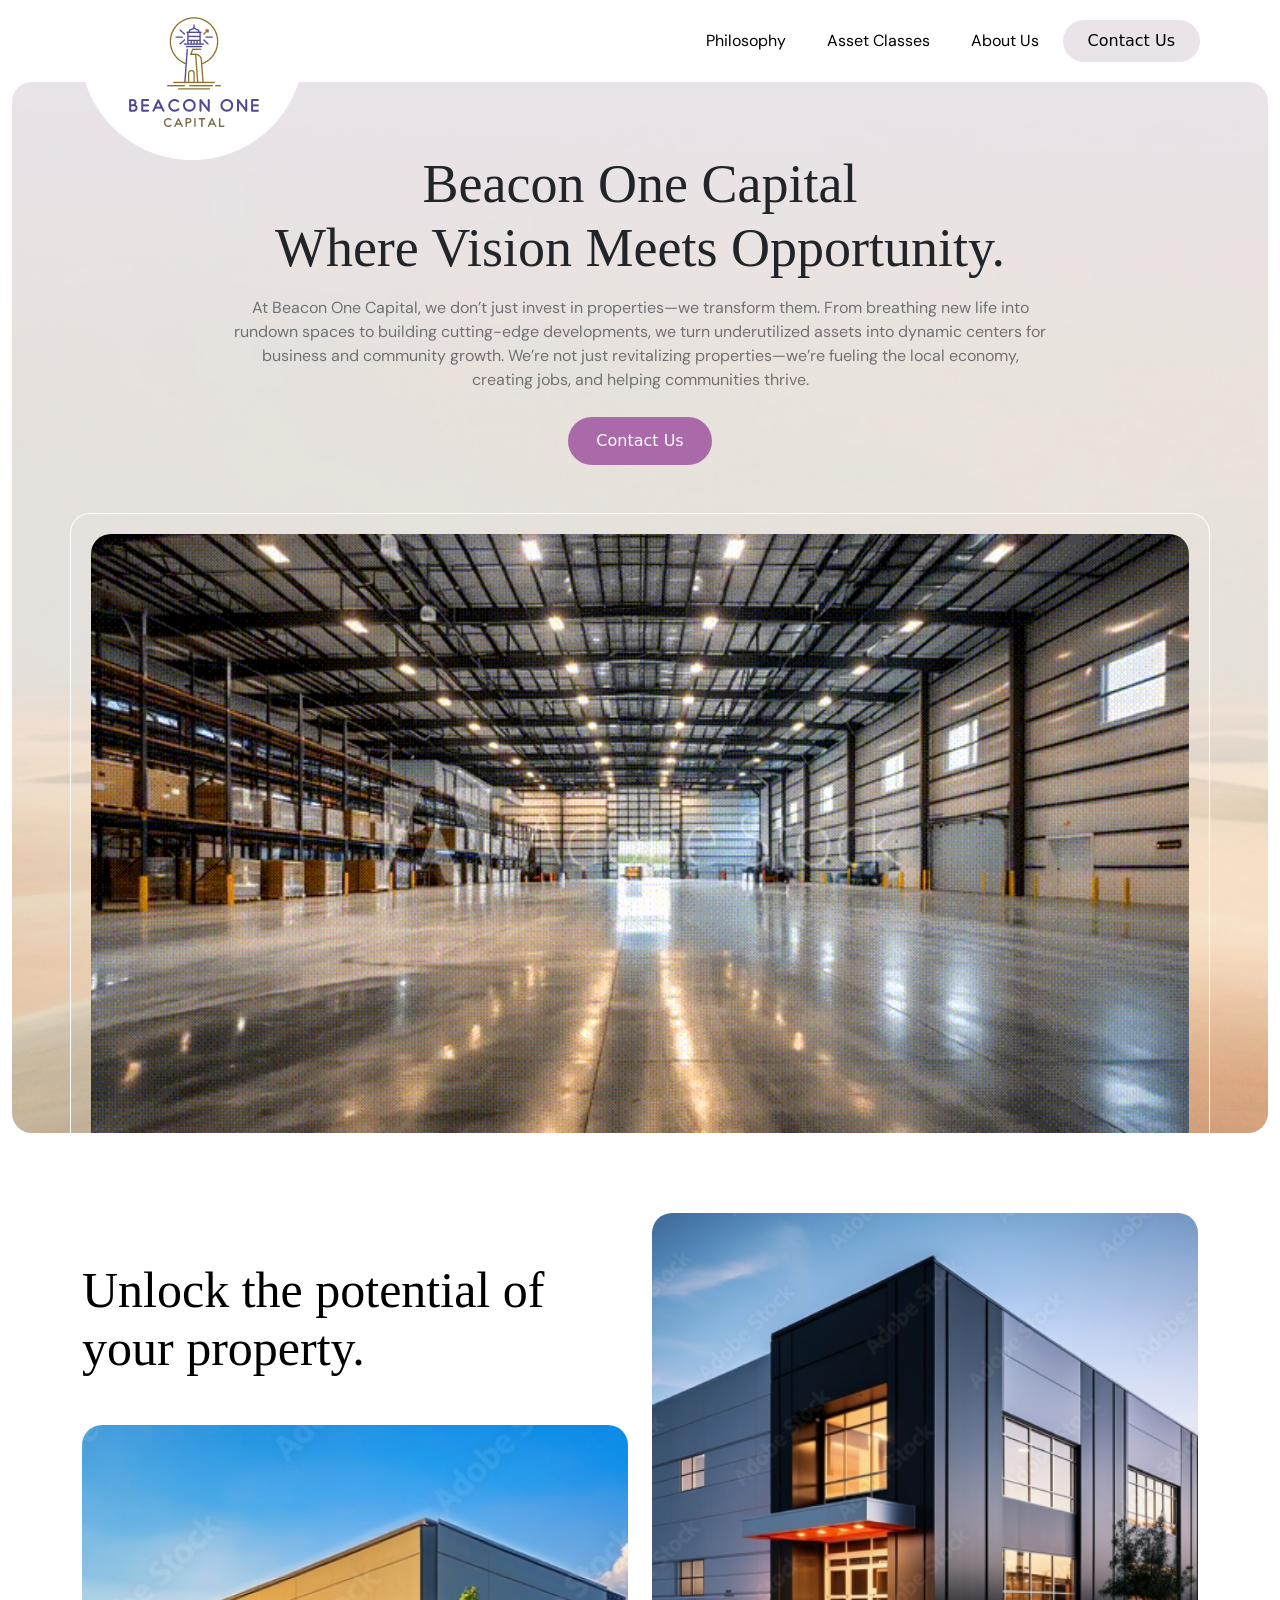
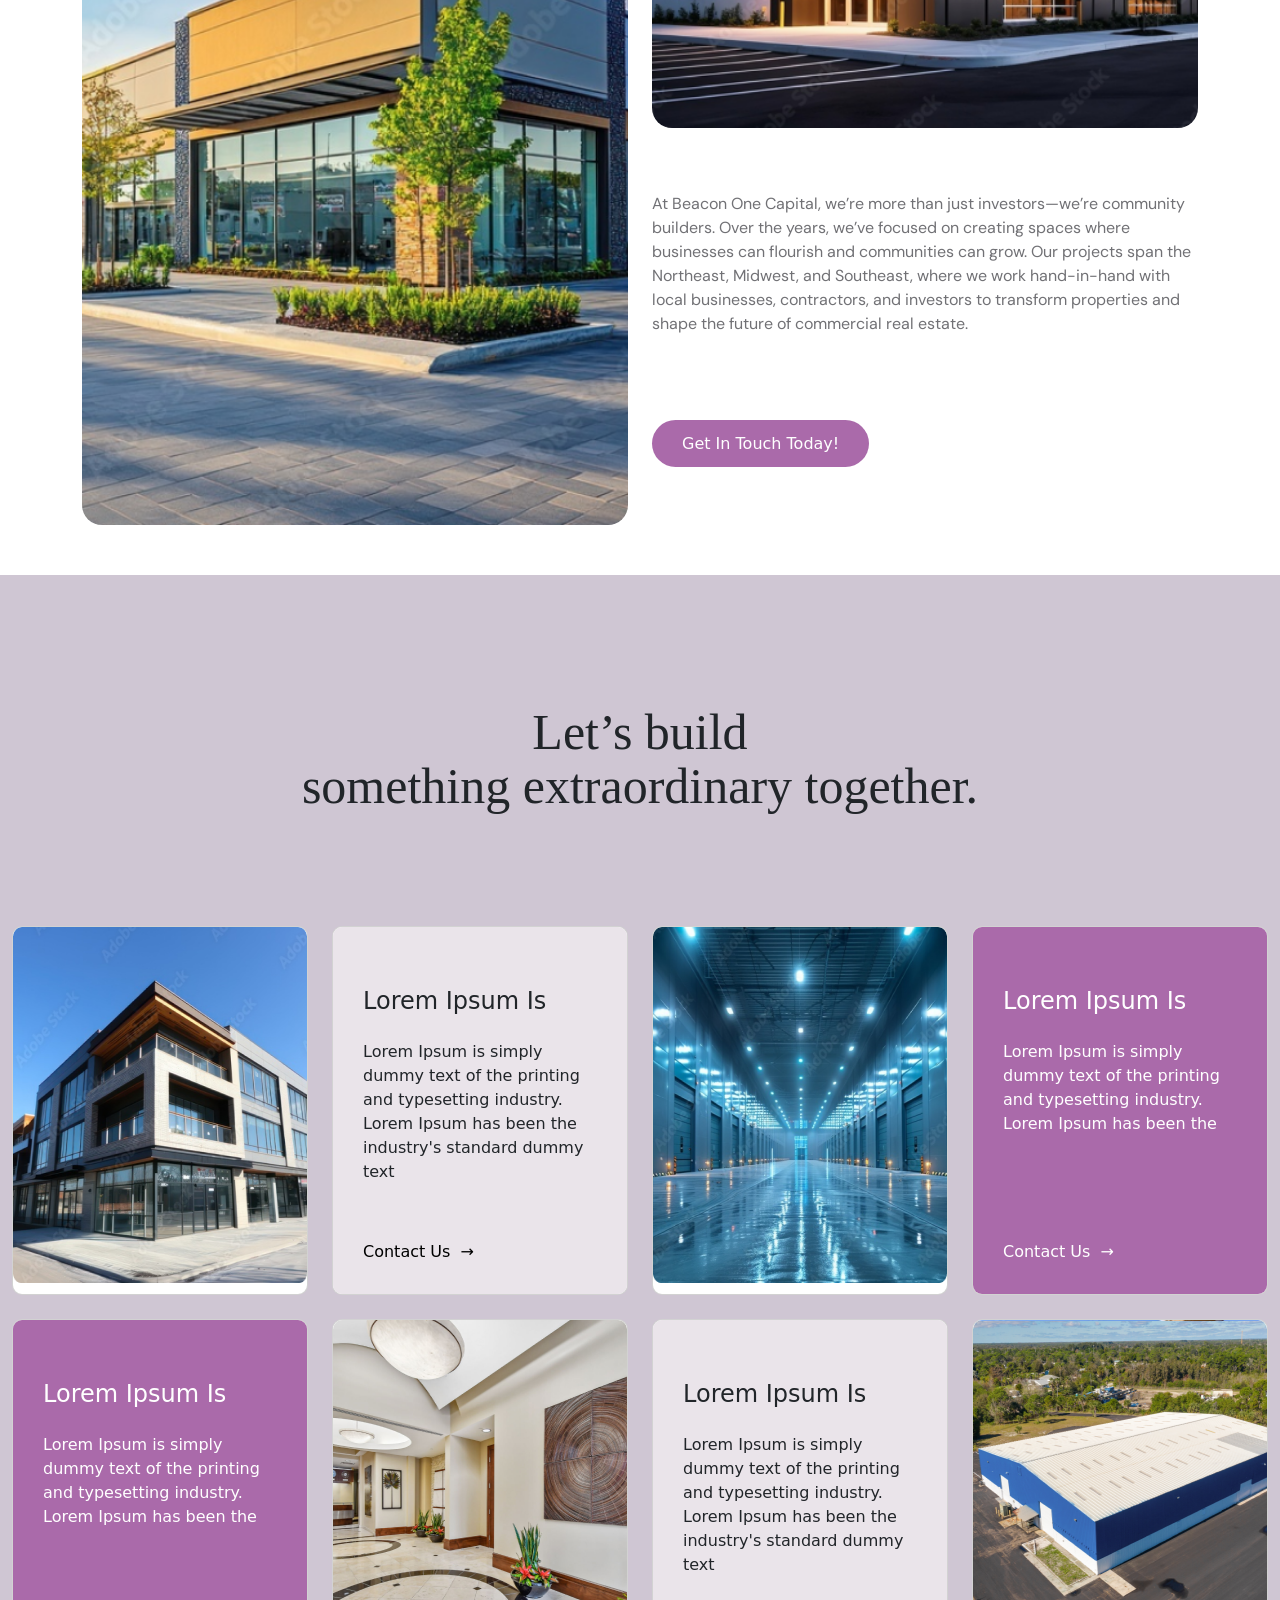
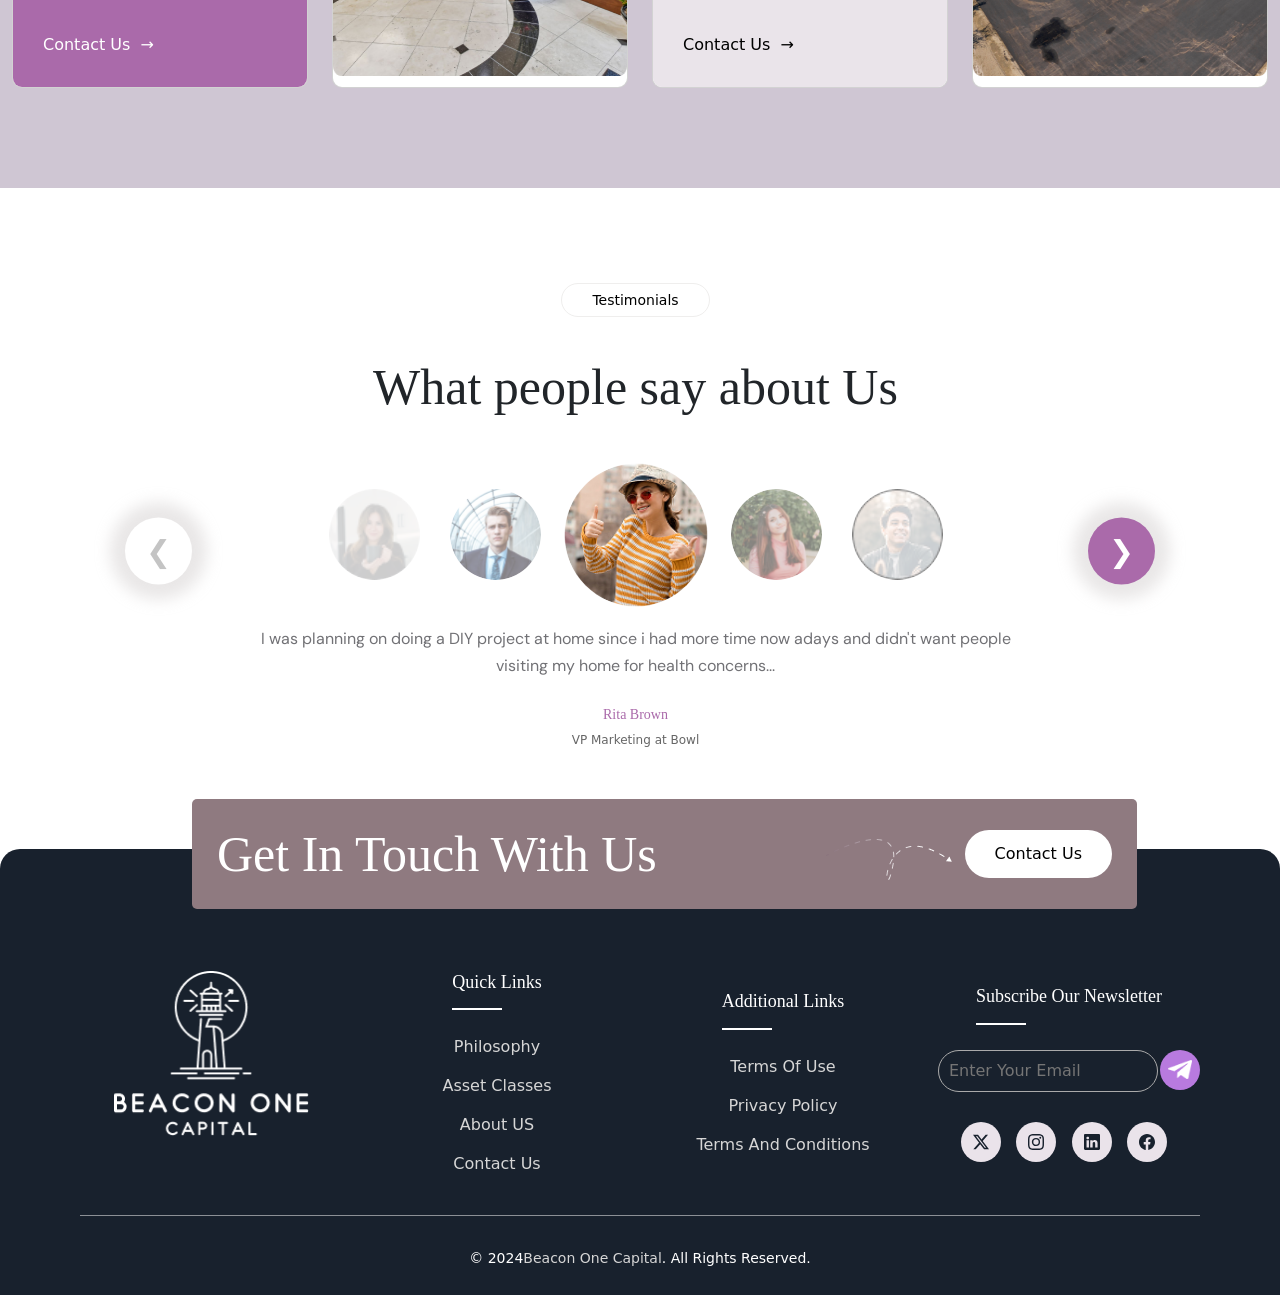
<file: index.html>
<!doctype html>
<html lang="en">
  <head>
    <meta charset="UTF-8" />
    <title>Beacon One Capital</title>
    <meta name="viewport" content="width=device-width, initial-scale=1" />
    <link rel="stylesheet" href="style.css" />
    <!-- Bootstrap 5 CSS -->
    <link
      href="https://cdn.jsdelivr.net/npm/bootstrap@5.3.2/dist/css/bootstrap.min.css"
      rel="stylesheet"
    />

    <!-- Google Font (Elegant serif style similar to screenshot) -->
  </head>

  <body>
    <!-- Navbar -->
    <header>
      <nav class="navbar navbar-expand-lg bg-transparent">
        <div class="container custom_contener hero_area">
          <a class="navbar-brand" href="index.html">
            <img src="img/logo.png" alt="logo" loading="lazy" />
          </a>

          <button
            class="navbar-toggler"
            type="button"
            data-bs-toggle="collapse"
            data-bs-target="#navbarNav"
          >
            <span class="navbar-toggler-icon"></span>
          </button>

          <div
            class="collapse navbar-collapse justify-content-end"
            id="navbarNav"
          >
            <ul class="navbar-nav align-items-center">
              <li class="nav-item">
                <a class="nav-link" href="Philosophy.html">Philosophy</a>
              </li>
              <li class="nav-item">
                <a class="nav-link" href="Asset Classes.html">Asset Classes</a>
              </li>
              <li class="nav-item">
                <a class="nav-link" href="#">About Us</a>
              </li>
              <li class="nav-item ms-3">
                <a class="btn_contact" href="#">Contact Us</a>
              </li>
            </ul>
          </div>
        </div>
      </nav>
    </header>

    <!-- Hero Section -->
    <section class="hero">
      <div class="container custom_contener">
        <div class="banner">
          <h1 class="mb-3">
            Beacon One Capital <br />
            Where Vision Meets Opportunity.
          </h1>

          <p>
            At Beacon One Capital, we don’t just invest in properties—we
            transform them. From breathing new life into rundown spaces to
            building cutting-edge developments, we turn underutilized assets
            into dynamic centers for business and community growth. We’re not
            just revitalizing properties—we’re fueling the local economy,
            creating jobs, and helping communities thrive.
          </p>

          <a href="#" class="btn btn-primary">Contact Us</a>
          <div class="gif mt-5">
            <img
              class="gif_banner"
              src="img/video_banner.gif"
              alt="gif"
              loading="lazy"
            />
          </div>
        </div>
      </div>
    </section>
    <!--about us-->
    <section class="about_us">
      <div class="container">
        <div class="row">
          <!-- LEFT COLUMN -->
          <div class="col-lg-6 mb-5 mb-lg-0">
            <h1 class="main-heading mb-5 mt-5">
              Unlock the potential of your property.
            </h1>

            <div class="rounded-img">
              <img src="img/about1.png" alt="Commercial Building" />
            </div>
          </div>

          <!-- RIGHT COLUMN -->
          <div class="col-lg-6">
            <div class="rounded-img mb-5">
              <img src="img/about2.png" alt="Office Building" />
            </div>

            <p class="content-text">
              At Beacon One Capital, we’re more than just investors—we’re
              community builders. Over the years, we’ve focused on creating
              spaces where businesses can flourish and communities can grow. Our
              projects span the Northeast, Midwest, and Southeast, where we work
              hand-in-hand with local businesses, contractors, and investors to
              transform properties and shape the future of commercial real
              estate.
            </p>

            <a href="#" class="btn-custom mt-4"> Get In Touch Today! </a>
          </div>
        </div>
      </div>
    </section>
    <!------------------cird------------------>
    <section class="cird">
      <div class="container custom_contener align-items-center">
        <!-- Title -->
        <div class="section-title">
          <h1>
            Let’s build <br />
            something extraordinary together.
          </h1>
        </div>

        <!-- Grid -->
        <div class="row g-4">
          <!-- Image Card -->
          <div class="col-md-6 col-lg-3 d-flex justify-content-center">
            <div class="card card-custom">
              <img src="img/cird1.png" class="card-img-top" alt="" />
            </div>
          </div>

          <!-- Text Card Light -->
          <div class="col-md-6 col-lg-3 d-flex justify-content-center">
            <div class="card card-custom">
              <div class="card-body cird_body_1">
                <div>
                  <h4 class="mb-4">Lorem Ipsum Is</h4>
                  <p>
                    Lorem Ipsum is simply dummy text of the printing and
                    typesetting industry. Lorem Ipsum has been the industry's
                    standard dummy text
                  </p>
                </div>
                <a href="#" class="contact-link">Contact Us <span>→</span></a>
              </div>
            </div>
          </div>

          <!-- Image Card -->
          <div class="col-md-6 col-lg-3 d-flex justify-content-center">
            <div class="card card-custom">
              <img src="img/cird2.png" class="card-img-top" alt="" />
            </div>
          </div>

          <!-- Purple Card -->
          <div class="col-md-6 col-lg-3 d-flex justify-content-center">
            <div class="card card-custom">
              <div class="card-body cird_body_2">
                <div>
                  <h4 class="mb-4">Lorem Ipsum Is</h4>
                  <p>
                    Lorem Ipsum is simply dummy text of the printing and
                    typesetting industry. Lorem Ipsum has been the
                  </p>
                </div>
                <a href="#" class="contact-link">Contact Us <span>→</span></a>
              </div>
            </div>
          </div>

          <!-- Purple Card -->
          <div class="col-md-6 col-lg-3 d-flex justify-content-center">
            <div class="card card-custom card-purple h-100">
              <div class="card-body cird_body_2">
                <div>
                  <h4 class="mb-4">Lorem Ipsum Is</h4>
                  <p>
                    Lorem Ipsum is simply dummy text of the printing and
                    typesetting industry. Lorem Ipsum has been the
                  </p>
                </div>
                <a href="#" class="contact-link">Contact Us <span>→</span></a>
              </div>
            </div>
          </div>

          <!-- Image Card -->
          <div class="col-md-6 col-lg-3 d-flex justify-content-center">
            <div class="card card-custom">
              <img src="img/cird3.png" class="card-img-top" alt="" />
            </div>
          </div>

          <!-- Text Card Light -->
          <div class="col-md-6 col-lg-3 d-flex justify-content-center">
            <div class="card card-custom">
              <div class="card-body cird_body_1">
                <div>
                  <h4 class="mb-4">Lorem Ipsum Is</h4>
                  <p>
                    Lorem Ipsum is simply dummy text of the printing and
                    typesetting industry. Lorem Ipsum has been the industry's
                    standard dummy text
                  </p>
                </div>
                <a href="#" class="contact-link">Contact Us <span>→</span></a>
              </div>
            </div>
          </div>

          <!-- Image Card -->
          <div class="col-md-6 col-lg-3 d-flex justify-content-center">
            <div class="card card-custom">
              <img src="img/cird4.png" class="card-img-top" alt="" />
            </div>
          </div>
        </div>
      </div>
    </section>
    <!---------------------------------->
    <!-----------------testimonial------------>
    <!----------------------------------->
    <section class="testimonial-section">
      <div class="container">
        <div class="testimonial_contend">
          <span class="badge-custom">Testimonials</span>
          <h2 class="testimonial_title pt-5 pb-5">What people say about Us</h2>

          <!-- Arrows -->
          <button class="arrow-btn arrow-left" onclick="prevSlide()">
            &#10094;
          </button>
          <button class="arrow-btn arrow-right" onclick="nextSlide()">
            &#10095;
          </button>

          <!-- Images -->
          <div class="testimonial-images">
            <img src="img/testimonial5.png" onclick="setSlide(0)" />
            <img src="img/testimonial4.png" onclick="setSlide(1)" />
            <img
              src="img/testimonial1.png"
              class="active"
              onclick="setSlide(2)"
            />
            <img src="img/testimonial2.png" onclick="setSlide(3)" />
            <img src="img/testimonial3.png" onclick="setSlide(4)" />
          </div>

          <!-- Text -->
          <div class="testimonial-text" id="testimonialText">
            I was planning on doing a DIY project at home since i had more time
            now adays and didn't want people visiting my home for health
            concerns...
          </div>

          <div class="testimonial-name" id="testimonialName">Rita Brown</div>
          <div class="testimonial-role" id="testimonialRole">
            VP Marketing at Bowl
          </div>
        </div>
      </div>
    </section>
    <!--------------------------------->
    <!--------------------footer------------------->
    <!------------------------------------->
    <footer class="footer">
        <div class="cta-wrapper">
    <div class="cta-box">
        <h2>Get In Touch With Us</h2>
        <a href="#" id="cta-btn">Contact Us</a>
    </div>
</div>
      <div class="container custom_contener hero_area">
        <div class="row">
          <!-- Logo -->
          <div class="col-lg-3 mb-4 d-flex justify-content-center">
            <div class="logo-text">
              <img src="img/footer_icon.png" alt="footer" class="footer_logo" />
            </div>
          </div>

          <!-- Quick Links -->
          <div class="col-lg-3 mb-4 d-flex justify-content-center flex-column align-items-center">
            <p>Quick Links</p>
            <a href="#">Philosophy</a>
            <a href="#">Asset Classes</a>
            <a href="#">About US</a>
            <a href="#">Contact Us</a>
          </div>

          <!-- Additional Links -->
          <div class="col-lg-3 mb-4 d-flex justify-content-center flex-column align-items-center">
            <p>Additional Links</p>
            <a href="#">Terms Of Use</a>
            <a href="#">Privacy Policy</a>
            <a href="#">Terms And Conditions</a>
          </div>

          <!-- Newsletter -->
          <div class="col-lg-3 mb-4 d-flex justify-content-center flex-column align-items-center">
            <p>Subscribe Our Newsletter</p>

            <div class="newsletter-input">
              <input type="email" placeholder="Enter Your Email" />
              <button>
                <img src="img/sent.png" alt="send" class="send" />
              </button>
            </div>

            <div class="social-icons">
              <a href="#"
                ><svg
                  xmlns="http://www.w3.org/2000/svg"
                  width="16"
                  height="16"
                  fill="currentColor"
                  class="bi bi-twitter-x"
                  viewBox="0 0 16 16"
                >
                  <path
                    d="M12.6.75h2.454l-5.36 6.142L16 15.25h-4.937l-3.867-5.07-4.425 5.07H.316l5.733-6.57L0 .75h5.063l3.495 4.633L12.601.75Zm-.86 13.028h1.36L4.323 2.145H2.865z"
                  /></svg
              ></a>
              <a href="#"
                ><svg
                  xmlns="http://www.w3.org/2000/svg"
                  width="16"
                  height="16"
                  fill="currentColor"
                  class="bi bi-instagram"
                  viewBox="0 0 16 16"
                >
                  <path
                    d="M8 0C5.829 0 5.556.01 4.703.048 3.85.088 3.269.222 2.76.42a3.9 3.9 0 0 0-1.417.923A3.9 3.9 0 0 0 .42 2.76C.222 3.268.087 3.85.048 4.7.01 5.555 0 5.827 0 8.001c0 2.172.01 2.444.048 3.297.04.852.174 1.433.372 1.942.205.526.478.972.923 1.417.444.445.89.719 1.416.923.51.198 1.09.333 1.942.372C5.555 15.99 5.827 16 8 16s2.444-.01 3.298-.048c.851-.04 1.434-.174 1.943-.372a3.9 3.9 0 0 0 1.416-.923c.445-.445.718-.891.923-1.417.197-.509.332-1.09.372-1.942C15.99 10.445 16 10.173 16 8s-.01-2.445-.048-3.299c-.04-.851-.175-1.433-.372-1.941a3.9 3.9 0 0 0-.923-1.417A3.9 3.9 0 0 0 13.24.42c-.51-.198-1.092-.333-1.943-.372C10.443.01 10.172 0 7.998 0zm-.717 1.442h.718c2.136 0 2.389.007 3.232.046.78.035 1.204.166 1.486.275.373.145.64.319.92.599s.453.546.598.92c.11.281.24.705.275 1.485.039.843.047 1.096.047 3.231s-.008 2.389-.047 3.232c-.035.78-.166 1.203-.275 1.485a2.5 2.5 0 0 1-.599.919c-.28.28-.546.453-.92.598-.28.11-.704.24-1.485.276-.843.038-1.096.047-3.232.047s-2.39-.009-3.233-.047c-.78-.036-1.203-.166-1.485-.276a2.5 2.5 0 0 1-.92-.598 2.5 2.5 0 0 1-.6-.92c-.109-.281-.24-.705-.275-1.485-.038-.843-.046-1.096-.046-3.233s.008-2.388.046-3.231c.036-.78.166-1.204.276-1.486.145-.373.319-.64.599-.92s.546-.453.92-.598c.282-.11.705-.24 1.485-.276.738-.034 1.024-.044 2.515-.045zm4.988 1.328a.96.96 0 1 0 0 1.92.96.96 0 0 0 0-1.92m-4.27 1.122a4.109 4.109 0 1 0 0 8.217 4.109 4.109 0 0 0 0-8.217m0 1.441a2.667 2.667 0 1 1 0 5.334 2.667 2.667 0 0 1 0-5.334"
                  /></svg
              ></a>
              <a href="#"
                ><svg
                  xmlns="http://www.w3.org/2000/svg"
                  width="16"
                  height="16"
                  fill="currentColor"
                  class="bi bi-linkedin"
                  viewBox="0 0 16 16"
                >
                  <path
                    d="M0 1.146C0 .513.526 0 1.175 0h13.65C15.474 0 16 .513 16 1.146v13.708c0 .633-.526 1.146-1.175 1.146H1.175C.526 16 0 15.487 0 14.854zm4.943 12.248V6.169H2.542v7.225zm-1.2-8.212c.837 0 1.358-.554 1.358-1.248-.015-.709-.52-1.248-1.342-1.248S2.4 3.226 2.4 3.934c0 .694.521 1.248 1.327 1.248zm4.908 8.212V9.359c0-.216.016-.432.08-.586.173-.431.568-.878 1.232-.878.869 0 1.216.662 1.216 1.634v3.865h2.401V9.25c0-2.22-1.184-3.252-2.764-3.252-1.274 0-1.845.7-2.165 1.193v.025h-.016l.016-.025V6.169h-2.4c.03.678 0 7.225 0 7.225z"
                  /></svg
              ></a>
              <a href="#"
                ><svg
                  xmlns="http://www.w3.org/2000/svg"
                  width="16"
                  height="16"
                  fill="currentColor"
                  class="bi bi-facebook"
                  viewBox="0 0 16 16"
                >
                  <path
                    d="M16 8.049c0-4.446-3.582-8.05-8-8.05C3.58 0-.002 3.603-.002 8.05c0 4.017 2.926 7.347 6.75 7.951v-5.625h-2.03V8.05H6.75V6.275c0-2.017 1.195-3.131 3.022-3.131.876 0 1.791.157 1.791.157v1.98h-1.009c-.993 0-1.303.621-1.303 1.258v1.51h2.218l-.354 2.326H9.25V16c3.824-.604 6.75-3.934 6.75-7.951"
                  /></svg
              ></a>
            </div>
          </div>
        </div>

        <div class="footer-bottom">
          © 2024 <a href="#"> Beacon One Capital</a>. All Rights Reserved.
        </div>
      </div>
    </footer>
    <!-- Bootstrap JS -->
    <script src="https://cdn.jsdelivr.net/npm/bootstrap@5.3.2/dist/js/bootstrap.bundle.min.js"></script>
    <script>
      const testimonials = [
        {
          text: "I was planning on doing a DIY project at home since i had more time now adays and didn't want people visiting my home for health concerns. C-Line experts ordered the materials, walked my step by step on what to do. whenever i got stuck, i just did the Quick call and an expert helped me solve that issue in minutes! I saved $2400 on my project and learned a new skill!",
          name: "Emma Watson",
          role: "Interior Designer",
        },
        {
          text: "I was planning on doing a DIY project at home since i had more time now adays and didn't want people visiting my home for health concerns. C-Line experts ordered the materials, walked my step by step on what to do. whenever i got stuck, i just did the Quick call and an expert helped me solve that issue in minutes! I saved $2400 on my project and learned a new skill!",
          name: "John Carter",
          role: "Architect",
        },
        {
          text: "I was planning on doing a DIY project at home since i had more time now adays and didn't want people visiting my home for health concerns. C-Line experts ordered the materials, walked my step by step on what to do. whenever i got stuck, i just did the Quick call and an expert helped me solve that issue in minutes! I saved $2400 on my project and learned a new skill!",
          name: "Rita Brown",
          role: "VP Marketing at Bowl",
        },
        {
          text: "I was planning on doing a DIY project at home since i had more time now adays and didn't want people visiting my home for health concerns. C-Line experts ordered the materials, walked my step by step on what to do. whenever i got stuck, i just did the Quick call and an expert helped me solve that issue in minutes! I saved $2400 on my project and learned a new skill!",
          name: "Sophia Lee",
          role: "Entrepreneur",
        },
        {
          text: "I was planning on doing a DIY project at home since i had more time now adays and didn't want people visiting my home for health concerns. C-Line experts ordered the materials, walked my step by step on what to do. whenever i got stuck, i just did the Quick call and an expert helped me solve that issue in minutes! I saved $2400 on my project and learned a new skill!",
          name: "Daniel Smith",
          role: "Project Manager",
        },
      ];

      let currentIndex = 2;

      const images = document.querySelectorAll(".testimonial-images img");
      const text = document.getElementById("testimonialText");
      const name = document.getElementById("testimonialName");
      const role = document.getElementById("testimonialRole");

      function updateSlider() {
        images.forEach((img) => img.classList.remove("active"));
        images[currentIndex].classList.add("active");

        text.innerText = testimonials[currentIndex].text;
        name.innerText = testimonials[currentIndex].name;
        role.innerText = testimonials[currentIndex].role;
      }

      function nextSlide() {
        currentIndex = (currentIndex + 1) % testimonials.length;
        updateSlider();
      }

      function prevSlide() {
        currentIndex =
          (currentIndex - 1 + testimonials.length) % testimonials.length;
        updateSlider();
      }

      function setSlide(index) {
        currentIndex = index;
        updateSlider();
      }
    </script>
  </body>
</html>
</file>
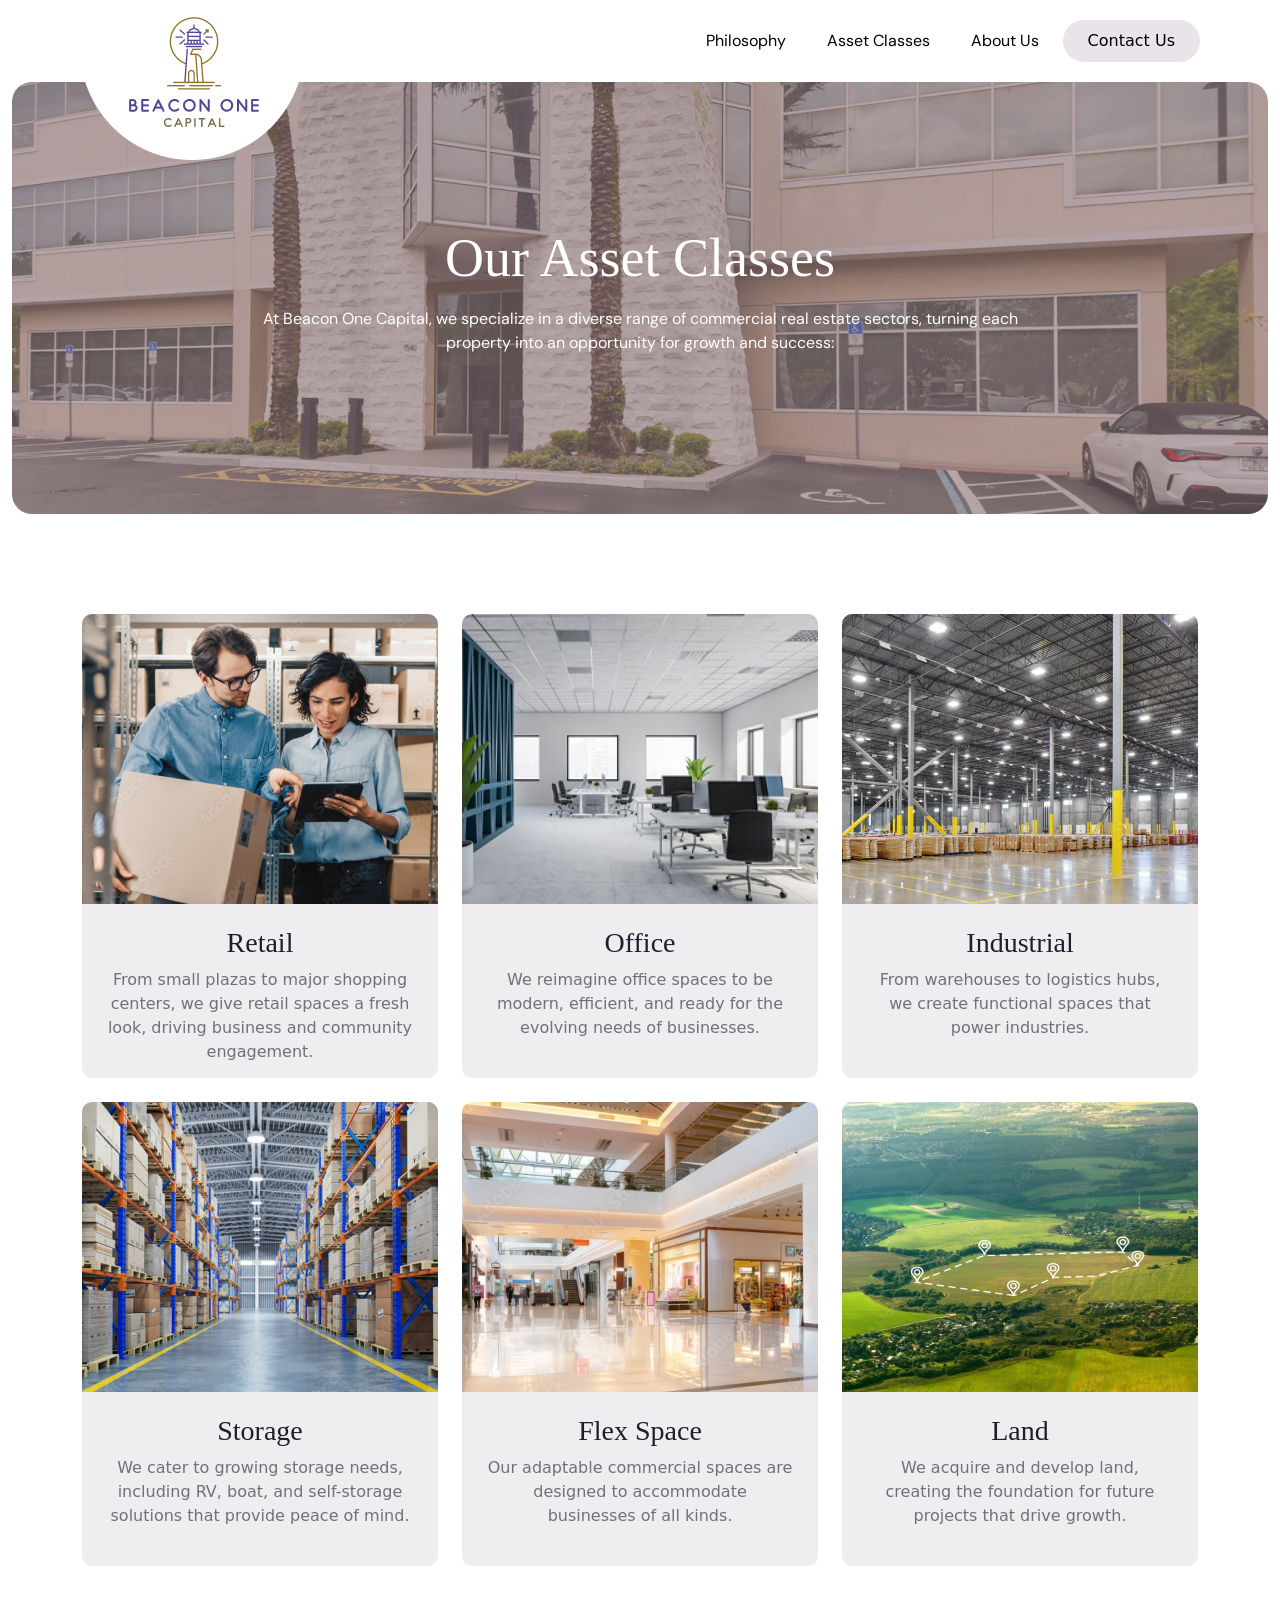
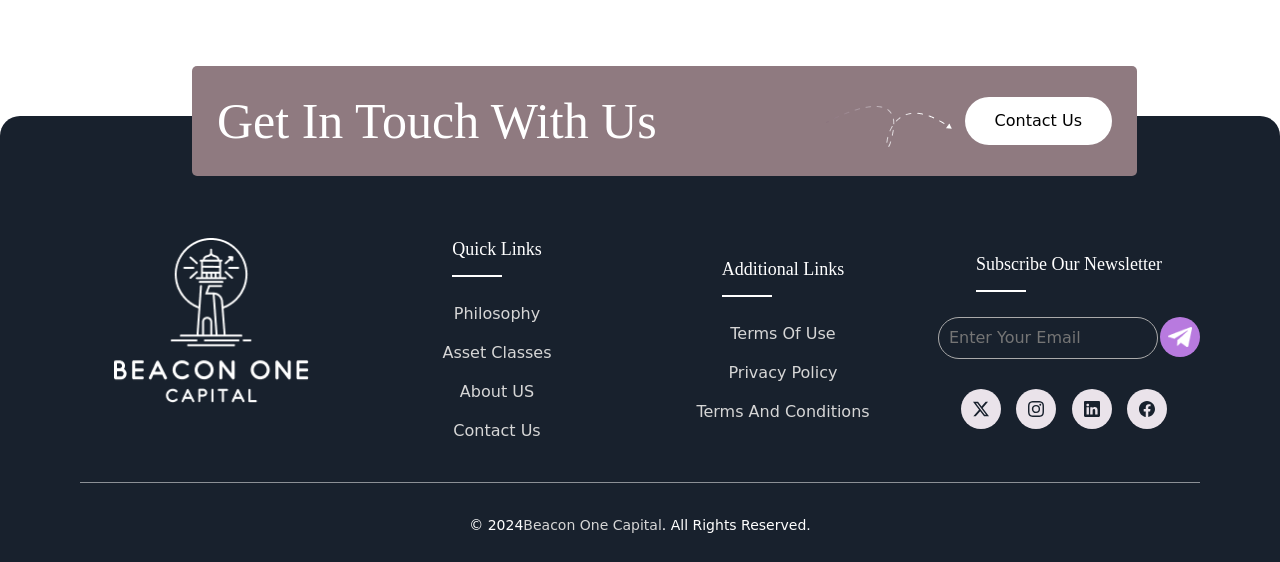
<file: Asset Classes.html>
<!doctype html>
<html lang="en">
  <head>
    <meta charset="UTF-8" />
    <title>Beacon One Capital</title>
    <meta name="viewport" content="width=device-width, initial-scale=1" />
    <link rel="stylesheet" href="style.css" />
    <!-- Bootstrap 5 CSS -->
    <link
      href="https://cdn.jsdelivr.net/npm/bootstrap@5.3.2/dist/css/bootstrap.min.css"
      rel="stylesheet"
    />

    <!-- Google Font (Elegant serif style similar to screenshot) -->
  </head>

  <body>
    <!-- Navbar -->
    <header>
      <nav class="navbar navbar-expand-lg bg-transparent">
        <div class="container custom_contener hero_area">
          <a class="navbar-brand" href="index.html">
            <img src="img/logo.png" alt="logo" loading="lazy" />
          </a>

          <button
            class="navbar-toggler"
            type="button"
            data-bs-toggle="collapse"
            data-bs-target="#navbarNav"
          >
            <span class="navbar-toggler-icon"></span>
          </button>

          <div
            class="collapse navbar-collapse justify-content-end"
            id="navbarNav"
          >
            <ul class="navbar-nav align-items-center">
              <li class="nav-item">
                <a class="nav-link" href="Philosophy.html">Philosophy</a>
              </li>
              <li class="nav-item">
                <a class="nav-link" href="Asset Classes.html">Asset Classes</a>
              </li>
              <li class="nav-item">
                <a class="nav-link" href="#">About Us</a>
              </li>
              <li class="nav-item ms-3">
                <a class="btn_contact" href="#">Contact Us</a>
              </li>
            </ul>
          </div>
        </div>
      </nav>
    </header>

    <!-- Hero Section -->
    <section class="hero">
      <div class="container custom_contener">
        <div class="asset_banner">
          <div class="photoshop_content">
            <h1 class="mb-3">Our Asset Classes</h1>
            <p>
              At Beacon One Capital, we specialize in a diverse range of
              commercial real estate sectors, turning each property into an
              opportunity for growth and success:
            </p>
          </div>
        </div>
      </div>
    </section>
    <!--asset classes cird-->
    <section class="services-section">
      <div class="container">
        <div class="row g-4">
          <!-- Card 1 -->
          <div class="col-lg-4 col-md-6 d-flex justify-content-center">
            <div class="service-card">
              <img src="img/Mask group (4).png" class="img-fluid" />
              <div class="service-content">
                <h4>Retail</h4>
                <p>
                  From small plazas to major shopping centers, we give retail
                  spaces a fresh look, driving business and community
                  engagement.
                </p>
              </div>
            </div>
          </div>

          <!-- Card 2 -->
          <div class="col-lg-4 col-md-6 d-flex justify-content-center">
            <div class="service-card">
              <img src="img/Mask group (5).png" class="img-fluid" />
              <div class="service-content">
                <h4>Office</h4>
                <p>
                  We reimagine office spaces to be modern, efficient, and ready
                  for the evolving needs of businesses.
                </p>
              </div>
            </div>
          </div>

          <!-- Card 3 -->
          <div class="col-lg-4 col-md-6 d-flex justify-content-center">
            <div class="service-card">
              <img src="img/Mask group (6).png" class="img-fluid" />
              <div class="service-content">
                <h4>Industrial</h4>
                <p>
                  From warehouses to logistics hubs, we create functional spaces
                  that power industries.
                </p>
              </div>
            </div>
          </div>

          <!-- Card 4 -->
          <div class="col-lg-4 col-md-6 d-flex justify-content-center">
            <div class="service-card">
              <img src="img/Mask group (7).png" class="img-fluid" />
              <div class="service-content">
                <h4>Storage</h4>
                <p>
                  We cater to growing storage needs, including RV, boat, and
                  self-storage solutions that provide peace of mind.
                </p>
              </div>
            </div>
          </div>

          <!-- Card 5 -->
          <div class="col-lg-4 col-md-6 d-flex justify-content-center">
            <div class="service-card">
              <img src="img/Mask group (8).png" class="img-fluid" />
              <div class="service-content">
                <h4>Flex Space</h4>
                <p>
                  Our adaptable commercial spaces are designed to accommodate
                  businesses of all kinds.
                </p>
              </div>
            </div>
          </div>

          <!-- Card 6 -->
          <div class="col-lg-4 col-md-6 d-flex justify-content-center">
            <div class="service-card">
              <img src="img/Mask group (9).png" class="img-fluid" />
              <div class="service-content">
                <h4>Land</h4>
                <p>
                  We acquire and develop land, creating the foundation for
                  future projects that drive growth.
                </p>
              </div>
            </div>
          </div>
        </div>
      </div>
    </section>
    <!--------------------------------->
    <!--------------------footer------------------->
    <!------------------------------------->
    <footer class="footer">
        <div class="cta-wrapper">
    <div class="cta-box">
        <h2>Get In Touch With Us</h2>
        <a href="#" id="cta-btn">Contact Us</a>
    </div>
</div>
      <div class="container custom_contener hero_area">
        <div class="row">
          <!-- Logo -->
          <div class="col-lg-3 mb-4 d-flex justify-content-center">
            <div class="logo-text">
              <img src="img/footer_icon.png" alt="footer" class="footer_logo" />
            </div>
          </div>

          <!-- Quick Links -->
          <div class="col-lg-3 mb-4 d-flex justify-content-center flex-column align-items-center">
            <p>Quick Links</p>
            <a href="#">Philosophy</a>
            <a href="#">Asset Classes</a>
            <a href="#">About US</a>
            <a href="#">Contact Us</a>
          </div>

          <!-- Additional Links -->
          <div class="col-lg-3 mb-4 d-flex justify-content-center flex-column align-items-center">
            <p>Additional Links</p>
            <a href="#">Terms Of Use</a>
            <a href="#">Privacy Policy</a>
            <a href="#">Terms And Conditions</a>
          </div>

          <!-- Newsletter -->
          <div class="col-lg-3 mb-4 d-flex justify-content-center flex-column align-items-center">
            <p>Subscribe Our Newsletter</p>

            <div class="newsletter-input">
              <input type="email" placeholder="Enter Your Email" />
              <button>
                <img src="img/sent.png" alt="send" class="send" />
              </button>
            </div>

            <div class="social-icons">
              <a href="#"
                ><svg
                  xmlns="http://www.w3.org/2000/svg"
                  width="16"
                  height="16"
                  fill="currentColor"
                  class="bi bi-twitter-x"
                  viewBox="0 0 16 16"
                >
                  <path
                    d="M12.6.75h2.454l-5.36 6.142L16 15.25h-4.937l-3.867-5.07-4.425 5.07H.316l5.733-6.57L0 .75h5.063l3.495 4.633L12.601.75Zm-.86 13.028h1.36L4.323 2.145H2.865z"
                  /></svg
              ></a>
              <a href="#"
                ><svg
                  xmlns="http://www.w3.org/2000/svg"
                  width="16"
                  height="16"
                  fill="currentColor"
                  class="bi bi-instagram"
                  viewBox="0 0 16 16"
                >
                  <path
                    d="M8 0C5.829 0 5.556.01 4.703.048 3.85.088 3.269.222 2.76.42a3.9 3.9 0 0 0-1.417.923A3.9 3.9 0 0 0 .42 2.76C.222 3.268.087 3.85.048 4.7.01 5.555 0 5.827 0 8.001c0 2.172.01 2.444.048 3.297.04.852.174 1.433.372 1.942.205.526.478.972.923 1.417.444.445.89.719 1.416.923.51.198 1.09.333 1.942.372C5.555 15.99 5.827 16 8 16s2.444-.01 3.298-.048c.851-.04 1.434-.174 1.943-.372a3.9 3.9 0 0 0 1.416-.923c.445-.445.718-.891.923-1.417.197-.509.332-1.09.372-1.942C15.99 10.445 16 10.173 16 8s-.01-2.445-.048-3.299c-.04-.851-.175-1.433-.372-1.941a3.9 3.9 0 0 0-.923-1.417A3.9 3.9 0 0 0 13.24.42c-.51-.198-1.092-.333-1.943-.372C10.443.01 10.172 0 7.998 0zm-.717 1.442h.718c2.136 0 2.389.007 3.232.046.78.035 1.204.166 1.486.275.373.145.64.319.92.599s.453.546.598.92c.11.281.24.705.275 1.485.039.843.047 1.096.047 3.231s-.008 2.389-.047 3.232c-.035.78-.166 1.203-.275 1.485a2.5 2.5 0 0 1-.599.919c-.28.28-.546.453-.92.598-.28.11-.704.24-1.485.276-.843.038-1.096.047-3.232.047s-2.39-.009-3.233-.047c-.78-.036-1.203-.166-1.485-.276a2.5 2.5 0 0 1-.92-.598 2.5 2.5 0 0 1-.6-.92c-.109-.281-.24-.705-.275-1.485-.038-.843-.046-1.096-.046-3.233s.008-2.388.046-3.231c.036-.78.166-1.204.276-1.486.145-.373.319-.64.599-.92s.546-.453.92-.598c.282-.11.705-.24 1.485-.276.738-.034 1.024-.044 2.515-.045zm4.988 1.328a.96.96 0 1 0 0 1.92.96.96 0 0 0 0-1.92m-4.27 1.122a4.109 4.109 0 1 0 0 8.217 4.109 4.109 0 0 0 0-8.217m0 1.441a2.667 2.667 0 1 1 0 5.334 2.667 2.667 0 0 1 0-5.334"
                  /></svg
              ></a>
              <a href="#"
                ><svg
                  xmlns="http://www.w3.org/2000/svg"
                  width="16"
                  height="16"
                  fill="currentColor"
                  class="bi bi-linkedin"
                  viewBox="0 0 16 16"
                >
                  <path
                    d="M0 1.146C0 .513.526 0 1.175 0h13.65C15.474 0 16 .513 16 1.146v13.708c0 .633-.526 1.146-1.175 1.146H1.175C.526 16 0 15.487 0 14.854zm4.943 12.248V6.169H2.542v7.225zm-1.2-8.212c.837 0 1.358-.554 1.358-1.248-.015-.709-.52-1.248-1.342-1.248S2.4 3.226 2.4 3.934c0 .694.521 1.248 1.327 1.248zm4.908 8.212V9.359c0-.216.016-.432.08-.586.173-.431.568-.878 1.232-.878.869 0 1.216.662 1.216 1.634v3.865h2.401V9.25c0-2.22-1.184-3.252-2.764-3.252-1.274 0-1.845.7-2.165 1.193v.025h-.016l.016-.025V6.169h-2.4c.03.678 0 7.225 0 7.225z"
                  /></svg
              ></a>
              <a href="#"
                ><svg
                  xmlns="http://www.w3.org/2000/svg"
                  width="16"
                  height="16"
                  fill="currentColor"
                  class="bi bi-facebook"
                  viewBox="0 0 16 16"
                >
                  <path
                    d="M16 8.049c0-4.446-3.582-8.05-8-8.05C3.58 0-.002 3.603-.002 8.05c0 4.017 2.926 7.347 6.75 7.951v-5.625h-2.03V8.05H6.75V6.275c0-2.017 1.195-3.131 3.022-3.131.876 0 1.791.157 1.791.157v1.98h-1.009c-.993 0-1.303.621-1.303 1.258v1.51h2.218l-.354 2.326H9.25V16c3.824-.604 6.75-3.934 6.75-7.951"
                  /></svg
              ></a>
            </div>
          </div>
        </div>

        <div class="footer-bottom">
          © 2024 <a href="#"> Beacon One Capital</a>. All Rights Reserved.
        </div>
      </div>
    </footer>
    <!-- Bootstrap JS -->
    <script src="https://cdn.jsdelivr.net/npm/bootstrap@5.3.2/dist/js/bootstrap.bundle.min.js"></script>
  </body>
</html>
</file>
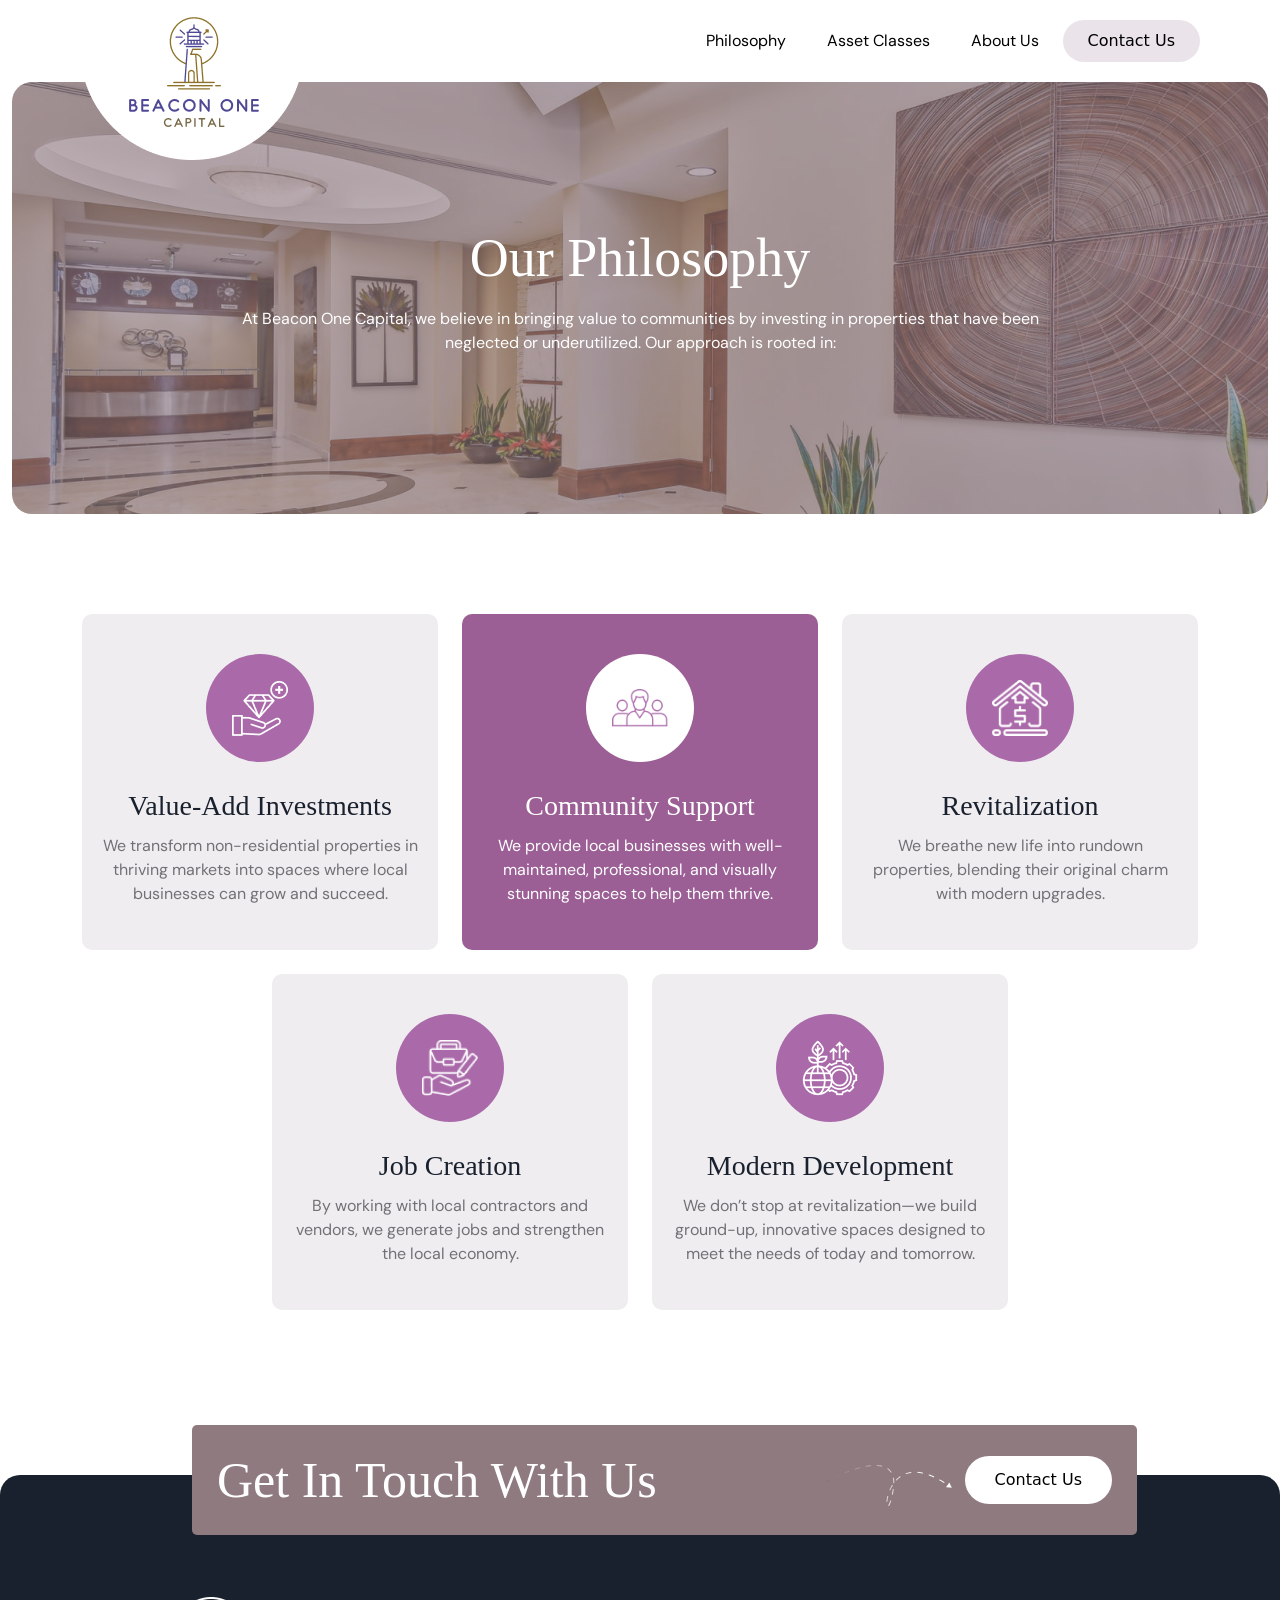
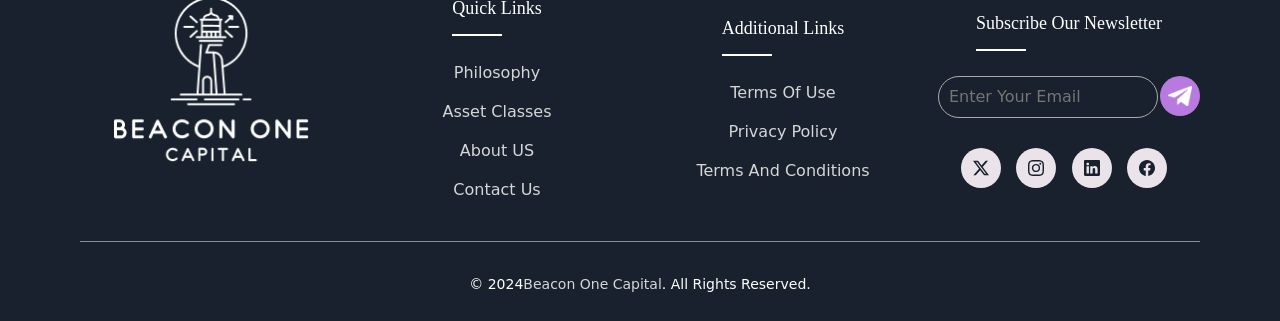
<file: Philosophy.html>
<!doctype html>
<html lang="en">
  <head>
    <meta charset="UTF-8" />
    <title>Beacon One Capital</title>
    <meta name="viewport" content="width=device-width, initial-scale=1" />
    <link rel="stylesheet" href="style.css" />
    <!-- Bootstrap 5 CSS -->
    <link
      href="https://cdn.jsdelivr.net/npm/bootstrap@5.3.2/dist/css/bootstrap.min.css"
      rel="stylesheet"
    />

    <!-- Google Font (Elegant serif style similar to screenshot) -->
  </head>

  <body>
    <!-- Navbar -->
    <header>
      <nav class="navbar navbar-expand-lg bg-transparent">
        <div class="container custom_contener hero_area">
          <a class="navbar-brand" href="index.html">
            <img src="img/logo.png" alt="logo" loading="lazy" />
          </a>

          <button
            class="navbar-toggler"
            type="button"
            data-bs-toggle="collapse"
            data-bs-target="#navbarNav"
          >
            <span class="navbar-toggler-icon"></span>
          </button>

          <div
            class="collapse navbar-collapse justify-content-end"
            id="navbarNav"
          >
            <ul class="navbar-nav align-items-center">
              <li class="nav-item">
                <a class="nav-link" href="Philosophy.html">Philosophy</a>
              </li>
              <li class="nav-item">
                <a class="nav-link" href="Asset Classes.html">Asset Classes</a>
              </li>
              <li class="nav-item">
                <a class="nav-link" href="#">About Us</a>
              </li>
              <li class="nav-item ms-3">
                <a class="btn_contact" href="#">Contact Us</a>
              </li>
            </ul>
          </div>
        </div>
      </nav>
    </header>

    <!-- Hero Section -->
    <section class="hero">
      <div class="container custom_contener">
        <div class="banner_photoshop">
          <div class="photoshop_content">
            <h1 class="mb-3">Our Philosophy</h1>
            <p>
              At Beacon One Capital, we believe in bringing value to communities
              by investing in properties that have been neglected or
              underutilized. Our approach is rooted in:
            </p>
          </div>
        </div>
      </div>
    </section>
    <!--photoshop cird-->
    <section class="philosophy-section">
      <div class="container">
        <!-- Row 1 -->
        <div class="row photoshop_row g-4">
          <div class="col-lg-4 col-md-6  d-flex justify-content-center">
            <div class="philosophy-card ">
              <div class="icon-circle"><img class="photoshop_img" src="img/Group.png" alt=""></div>
              <h3>Value-Add Investments</h3>
              <p>
                We transform non-residential properties in thriving markets into
                spaces where local businesses can grow and succeed.
              </p>
            </div>
          </div>

          <div class="col-lg-4 col-md-6  d-flex justify-content-center">
            <div class="philosophy-card active">
              <div class="icon-circle"><img class="photoshop_img" src="img/Group (1).png" alt=""></div>
              <h3>Community Support</h3>
              <p>
                We provide local businesses with well-maintained, professional,
                and visually stunning spaces to help them thrive.
              </p>
            </div>
          </div>

          <div class="col-lg-4 col-md-6  d-flex justify-content-center">
            <div class="philosophy-card">
              <div class="icon-circle"><img class="photoshop_img" src="img/Group (2).png" alt=""></div>
              <h3>Revitalization</h3>
              <p>
                We breathe new life into rundown properties, blending their
                original charm with modern upgrades.
              </p>
            </div>
          </div>
          <div class="col-lg-4 col-md-6 d-flex justify-content-center">
            <div class="philosophy-card">
              <div class="icon-circle"><img class="photoshop_img" src="img/Group (3).png" alt=""></div>
              <h3>Job Creation</h3>
              <p>
                By working with local contractors and vendors, we generate jobs
                and strengthen the local economy.
              </p>
            </div>
          </div>

          <div class="col-lg-4 col-md-6 d-flex justify-content-center">
            <div class="philosophy-card">
              <div class="icon-circle"><img class="photoshop_img" src="img/Frame.png" alt=""></div>
              <h3>Modern Development</h3>
              <p>
                We don’t stop at revitalization—we build ground-up, innovative
                spaces designed to meet the needs of today and tomorrow.
              </p>
            </div>
          </div>
        </div>
      </div>
    </section>
    <!--------------------------------->
    <!--------------------footer------------------->
    <!------------------------------------->
    <footer class="footer">
        <div class="cta-wrapper">
    <div class="cta-box">
        <h2>Get In Touch With Us</h2>
        <a href="#" id="cta-btn">Contact Us</a>
    </div>
</div>
      <div class="container custom_contener hero_area">
        <div class="row">
          <!-- Logo -->
          <div class="col-lg-3 mb-4 d-flex justify-content-center">
            <div class="logo-text">
              <img src="img/footer_icon.png" alt="footer" class="footer_logo" />
            </div>
          </div>

          <!-- Quick Links -->
          <div class="col-lg-3 mb-4 d-flex justify-content-center flex-column align-items-center">
            <p>Quick Links</p>
            <a href="#">Philosophy</a>
            <a href="#">Asset Classes</a>
            <a href="#">About US</a>
            <a href="#">Contact Us</a>
          </div>

          <!-- Additional Links -->
          <div class="col-lg-3 mb-4 d-flex justify-content-center flex-column align-items-center">
            <p>Additional Links</p>
            <a href="#">Terms Of Use</a>
            <a href="#">Privacy Policy</a>
            <a href="#">Terms And Conditions</a>
          </div>

          <!-- Newsletter -->
          <div class="col-lg-3 mb-4 d-flex justify-content-center flex-column align-items-center">
            <p>Subscribe Our Newsletter</p>

            <div class="newsletter-input">
              <input type="email" placeholder="Enter Your Email" />
              <button>
                <img src="img/sent.png" alt="send" class="send" />
              </button>
            </div>

            <div class="social-icons">
              <a href="#"
                ><svg
                  xmlns="http://www.w3.org/2000/svg"
                  width="16"
                  height="16"
                  fill="currentColor"
                  class="bi bi-twitter-x"
                  viewBox="0 0 16 16"
                >
                  <path
                    d="M12.6.75h2.454l-5.36 6.142L16 15.25h-4.937l-3.867-5.07-4.425 5.07H.316l5.733-6.57L0 .75h5.063l3.495 4.633L12.601.75Zm-.86 13.028h1.36L4.323 2.145H2.865z"
                  /></svg
              ></a>
              <a href="#"
                ><svg
                  xmlns="http://www.w3.org/2000/svg"
                  width="16"
                  height="16"
                  fill="currentColor"
                  class="bi bi-instagram"
                  viewBox="0 0 16 16"
                >
                  <path
                    d="M8 0C5.829 0 5.556.01 4.703.048 3.85.088 3.269.222 2.76.42a3.9 3.9 0 0 0-1.417.923A3.9 3.9 0 0 0 .42 2.76C.222 3.268.087 3.85.048 4.7.01 5.555 0 5.827 0 8.001c0 2.172.01 2.444.048 3.297.04.852.174 1.433.372 1.942.205.526.478.972.923 1.417.444.445.89.719 1.416.923.51.198 1.09.333 1.942.372C5.555 15.99 5.827 16 8 16s2.444-.01 3.298-.048c.851-.04 1.434-.174 1.943-.372a3.9 3.9 0 0 0 1.416-.923c.445-.445.718-.891.923-1.417.197-.509.332-1.09.372-1.942C15.99 10.445 16 10.173 16 8s-.01-2.445-.048-3.299c-.04-.851-.175-1.433-.372-1.941a3.9 3.9 0 0 0-.923-1.417A3.9 3.9 0 0 0 13.24.42c-.51-.198-1.092-.333-1.943-.372C10.443.01 10.172 0 7.998 0zm-.717 1.442h.718c2.136 0 2.389.007 3.232.046.78.035 1.204.166 1.486.275.373.145.64.319.92.599s.453.546.598.92c.11.281.24.705.275 1.485.039.843.047 1.096.047 3.231s-.008 2.389-.047 3.232c-.035.78-.166 1.203-.275 1.485a2.5 2.5 0 0 1-.599.919c-.28.28-.546.453-.92.598-.28.11-.704.24-1.485.276-.843.038-1.096.047-3.232.047s-2.39-.009-3.233-.047c-.78-.036-1.203-.166-1.485-.276a2.5 2.5 0 0 1-.92-.598 2.5 2.5 0 0 1-.6-.92c-.109-.281-.24-.705-.275-1.485-.038-.843-.046-1.096-.046-3.233s.008-2.388.046-3.231c.036-.78.166-1.204.276-1.486.145-.373.319-.64.599-.92s.546-.453.92-.598c.282-.11.705-.24 1.485-.276.738-.034 1.024-.044 2.515-.045zm4.988 1.328a.96.96 0 1 0 0 1.92.96.96 0 0 0 0-1.92m-4.27 1.122a4.109 4.109 0 1 0 0 8.217 4.109 4.109 0 0 0 0-8.217m0 1.441a2.667 2.667 0 1 1 0 5.334 2.667 2.667 0 0 1 0-5.334"
                  /></svg
              ></a>
              <a href="#"
                ><svg
                  xmlns="http://www.w3.org/2000/svg"
                  width="16"
                  height="16"
                  fill="currentColor"
                  class="bi bi-linkedin"
                  viewBox="0 0 16 16"
                >
                  <path
                    d="M0 1.146C0 .513.526 0 1.175 0h13.65C15.474 0 16 .513 16 1.146v13.708c0 .633-.526 1.146-1.175 1.146H1.175C.526 16 0 15.487 0 14.854zm4.943 12.248V6.169H2.542v7.225zm-1.2-8.212c.837 0 1.358-.554 1.358-1.248-.015-.709-.52-1.248-1.342-1.248S2.4 3.226 2.4 3.934c0 .694.521 1.248 1.327 1.248zm4.908 8.212V9.359c0-.216.016-.432.08-.586.173-.431.568-.878 1.232-.878.869 0 1.216.662 1.216 1.634v3.865h2.401V9.25c0-2.22-1.184-3.252-2.764-3.252-1.274 0-1.845.7-2.165 1.193v.025h-.016l.016-.025V6.169h-2.4c.03.678 0 7.225 0 7.225z"
                  /></svg
              ></a>
              <a href="#"
                ><svg
                  xmlns="http://www.w3.org/2000/svg"
                  width="16"
                  height="16"
                  fill="currentColor"
                  class="bi bi-facebook"
                  viewBox="0 0 16 16"
                >
                  <path
                    d="M16 8.049c0-4.446-3.582-8.05-8-8.05C3.58 0-.002 3.603-.002 8.05c0 4.017 2.926 7.347 6.75 7.951v-5.625h-2.03V8.05H6.75V6.275c0-2.017 1.195-3.131 3.022-3.131.876 0 1.791.157 1.791.157v1.98h-1.009c-.993 0-1.303.621-1.303 1.258v1.51h2.218l-.354 2.326H9.25V16c3.824-.604 6.75-3.934 6.75-7.951"
                  /></svg
              ></a>
            </div>
          </div>
        </div>

        <div class="footer-bottom">
          © 2024 <a href="#"> Beacon One Capital</a>. All Rights Reserved.
        </div>
      </div>
    </footer>
    <!-- Bootstrap JS -->
    <script src="https://cdn.jsdelivr.net/npm/bootstrap@5.3.2/dist/js/bootstrap.bundle.min.js"></script>
  </body>
</html>
</file>
<file: style.css>
@import url("https://fonts.googleapis.com/css2?family=DM+Sans:ital,opsz,wght@0,9..40,100..1000;1,9..40,100..1000&display=swap");
@import url(https://db.onlinewebfonts.com/c/5ebc09361aef4dbfa14ad8492b8cca11?family=SangBleu+Sunrise);
* {
  margin: 0;
  padding: 0;
  box-sizing: border-box;
}
body {
  font-family: "SangBleu Sunrise";
  font-size: 16px;
}
.custom_contener {
  max-width: 1500px !important;
}
a {
  text-decoration: none;
} /* Navbar */
img {
  width: 100%;
}
.navbar {
  padding: 20px 0 !important;
}
.hero_area {
  padding: 0 80px !important;
}
.navbar-brand {
  position: absolute;
  max-width: 224px;
  min-height: 224px;
  top: -5px;
}

.nav-link {
  color: #000000 !important;
  margin-left: 25px;
  font-weight: 500;
  font-family: "DM Sans", sans-serif;
  font-size: 16px !important;
}
.nav-link:hover{
  color: #7f2299;
}
.btn_contact {
  background-color: #eae4ea;
  color: #000000;
  padding: 9px 25px;
  border-radius: 25px;
  text-decoration: none;
  display: flex;
  transition: 0.3s ease-in-out;
}
.btn_contact:hover {
  background-color: #a06ab4;
}

/* Hero Section */
.hero {
  text-align: center;
}
.banner {
  padding: 70px 0 0 0;
  background: url(img/banner.png);
  background-position: center;
  background-repeat: no-repeat;
  background-size: cover;
  border-radius: 20px;
  min-height: 888px;
}
.banner h1 {
  font-family: "SangBleu Sunrise";
  font-size: 54px;
  line-height: 64px;
}

.banner p {
  font-family: "DM Sans", sans-serif;
  max-width: 817px;
  margin: 0 auto 25px auto;
  color: #717175;
  font-size: 16px;
  line-height: 24px;
}

.banner .btn-primary {
  background-color: #aa6aaa;
  border: none;
  padding: 12px 28px;
  border-radius: 30px;
}

.hero .btn-primary:hover {
  background-color: #81339e;
}
.gif {
  max-width: 1140px;
  border: 1px solid white;
  border-radius: 20px 20px 0 0;
  margin: 0 auto;
  padding: 20px 20px 0 20px;
  border-bottom: none;
}
.gif_banner {
  width: 100%;
  border-radius: 20px 20px 0 0;
}
/*==========================================*/
/*===================about us=================*/
/*===========================================*/
.about_us {
  padding: 80px 0 50px;
}

/* Heading */
.main-heading {
  font-family: "SangBleu Sunrise";
  font-size: 50px;
  font-weight: 500;
  line-height: 58px;
  color: #000000;
}

/* Paragraph */
.content-text {
  color: #717175;
  font-family: "DM Sans", sans-serif;
  font-size: 16px;
  line-height: 24px;
  margin-top: 4rem;
  margin-bottom: 6rem;
}

/* Images */
.rounded-img {
  border-radius: 20px;
  overflow: hidden;
}

/* Button */
.btn-custom {
  background-color: #aa6aaa;
  color: #fff;
  padding: 14px 30px;
  border-radius: 40px;
  border: none;
  font-size: 16px;
  text-decoration: none;
}

.btn-custom:hover {
  background-color: #7f2299;
  color: #fff;
}

/* Responsive */
@media (max-width: 991px) {
  .main-heading {
    font-size: 42px;
    margin-bottom: 40px;
  }

  .section-padding {
    padding: 60px 0;
  }
}
/*=============cird==================*/
.cird {
  background-image: linear-gradient(
    to bottom,
    #cfc6d3 0%,
    #cfc6d3 37%,
    #cfc6d3 59%,
    #cfc6d3 100%
  );
  padding: 100px 0;
}
.section-title {
  text-align: center;
  padding-bottom: 45px;
}

.section-title h1 {
  font-size: 50px;
  line-height: 54px;
  font-family: "SangBleu Sunrise";
}

.card-custom {
  border-radius: 10px !important;
  overflow: hidden;
  border: none;
  transition: 0.3s ease;
  max-width: 360px;
  min-height: 356px;
}

.card-custom:hover {
  transform: translateY(-5px);
}

.card-img-top {
  min-height: 356px;
}

.card-body {
  padding: 60px 30px 30px !important;
  display: flex;
  flex-direction: column;
  justify-content: space-between;
}
.cird_body_1 {
  background: #eae4ea;
}
.cird_body_2 {
  background: #aa6aaa;
  color: white !important;
}
.cird_body_2 > .contact-link {
  color: white;
}
.card-body > h4 {
  font-size: 28px;
  font-family: "SangBleu Sunrise";
}
.card-body > p {
  font-size: 16px;
  line-height: 24px;
  font-family: "DM Sans", sans-serif;
}
.contact-link {
  margin-top: 40px;
  display: inline-block;
  text-decoration: none;
  font-weight: 500;
  color: black;
}
.contact-link:hover {
  color: #7f2299;
}
.contact-link span {
  margin-left: 5px;
}
/*===============================*/
/*===============testimonial==============*/
/*===============================*/
.testimonial_contend {
  max-width: 1107px;
}
.testimonial-section {
  padding: 100px 0;
  text-align: center;
  position: relative;
}

.badge-custom {
  background: #fff;
  color: #000;
  padding: 8px 30px;
  border-radius: 50px;
  font-size: 14px;
  border: 1px solid #efeeed;
}

.section-title {
  font-size: 48px;
  margin: 30px 0 60px;
  font-weight: 500;
}
.testimonial_title {
  font-size: 50px;
  font-family: "SangBleu Sunrise";
  line-height: 54px;
}
.testimonial-images {
  display: flex;
  justify-content: center;
  align-items: center;
  gap: 30px;
  margin-bottom: 25px;
}

.testimonial-images img {
      width: 91px;
    height: 91px;
    border-radius: 50%;
    object-fit: cover;
    opacity: 0.5;
    transition: 0.3s;
    cursor: pointer;
}

.testimonial-images img.active {
  width: 130px;
  height: 130px;
  opacity: 1;
  transform: scale(1.1);
}

.testimonial-text {
     max-width: 786px;
    margin: 0 auto;
    font-size: 16px;
    line-height: 27px;
    color: #717175;
      font-family: "DM Sans", sans-serif;
}

.testimonial-name {
  margin-top: 25px;
   font-family: "SangBleu Sunrise";
  color: #AA6AAA;
  font-size: 14px;
  font-weight: 500;
}

.testimonial-role {
     font-size: 12px;
    color: #666666;
    padding-top: 6px;
}

.arrow-btn {
  position: absolute;
  top: 55%;
  transform: translateY(-50%);
  width: 67px;
  height: 67px;
  border-radius: 50%;
  border: none;
  font-size: 30px;
  display: flex;
  align-items: center;
  justify-content: center;
  cursor: pointer;
}

.arrow-left {
  left: 125px;
  background: #ffffff;
  color: #c4c4c4;
  box-shadow: 0 0 15px 15px rgb(199 194 194 / 40%);
}

.arrow-right {
  right: 125px;
  background: #aa6aaa;
  color: #fff;
  box-shadow: 0 0 15px 15px rgb(199 194 194 / 40%);
}

.arrow-btn:hover {
  opacity: 0.8;
}
/*=============================*/
/*====================footer==============*/
/*====================================*/
.footer{
    color: #fff;
    padding: 122px 0 10px;
    border-top-left-radius: 20px;
    border-top-right-radius: 20px;
    background: #18212D;
    position: relative;
}

.footer p{
    margin-bottom:25px;
    font-size: 18px;
    line-height: 124.5%;
    font-family: "SangBleu Sunrise";
    position:relative;
}

.footer p::after{
        content: "";
    display: block;
    width: 50px;
    height: 2px;
    background: #fff;
    margin-top: 15px;
}

.footer a{
       color: #d6d6d6;
    text-decoration: none;
    display: block;
    margin-bottom: 15px;
    transition: 0.3s;
    line-height: 24px;
}

.footer a:hover{
    color:#7f2299;
}

.logo-text{
        max-width: 195px;
    min-height: 165px;
}

.newsletter-input{
    position: relative;
    display: flex;
    /* gap: 8px; */
    justify-content: space-between;
}

.newsletter-input input{
    background: transparent;
    border: 1px solid #aaa;
    border-radius: 50px;
    padding: 8px 10px;
    color: #fff;
    width: 84%;
}

.newsletter-input button{
    background:#b87adf;
    border:none;
    width:40px;
    height:40px;
    border-radius:50%;
    display: flex;
    align-items: center;
    justify-content: center;
}
.send{
  width: 60%;
}
.social-icons{
    margin-top:30px;
}

.social-icons a{
       display: inline-flex;
    align-items: center;
    justify-content: center;
    width: 40px;
    height: 40px;
    border-radius: 50%;
    background: #EAE3EA;
    color: #18212D;
    margin-right: 10px;
    font-size: 18px;
}

.footer-bottom{
    text-align: center;
    font-size: 14px;
    border-top: 1px solid rgb(255 255 255 / 50%);
    padding-top: 30px;
    line-height: 25px;
    display: flex;
    justify-content: center;
}
.footer-bottom a:hover{
  text-decoration: underline;
}

.cta-wrapper{
    position: absolute;
    width: 945px;
    left: 15%;
    top: -50px;
}

.cta-box{
    background:#8f7a80;
    color:#fff;
    border-radius:5px;
    padding:25px;
    display:flex;
    justify-content:space-between;
    align-items:center;
    position:relative;
    z-index:2;
}
.cta-box::before{
  content:url("img/Vector\ 3.png");
  display: block; 
  position: absolute; 
  right: 185px;
  top: 40px;
}

.cta-box h2{
    font-size:50px;
    font-family: "SangBleu Sunrise";
    margin: 0 !important;
}

#cta-btn{
    background:#ffffff;
    color:#000;
    padding:12px 30px;
    border-radius:50px;
    text-decoration:none;
    margin: 0;
}
/*============photoshop======================*/
.banner_photoshop{
  background: url(img/photoshop_banner.png);
  background-position: center;
  background-repeat: no-repeat;
  background-size: cover;
  border-radius: 20px;
  min-height: 432px;
  display: flex;
    align-items: center;
    justify-content: center;
}
.photoshop_content > h1{
  font-family: "SangBleu Sunrise";
    font-size: 54px;
    line-height: 65px;
}
.photoshop_content > p{
  font-family: "DM Sans", sans-serif;
    font-size: 16px;
    line-height: 24px;
}
.photoshop_content{
  max-width: 817px;
  margin: auto;
    color: white;
}
/*photoshop cird*/
.philosophy-section{
    padding: 100px 0 165px;
}

/* Card */
.philosophy-card{
    background: #F0EDF1;
    border-radius: 10px;
    padding: 40px 15px;
    text-align: center;
    transition: 0.3s;
    max-width: 360px;
    height: 336px;
    transition: 0.2s ease-in-out;
}
.philosophy-card:hover{
  transform: translateY(-5px);
}
.philosophy-card h3{
    font-family: "SangBleu Sunrise";
font-size: 28px;
    margin-top: 30px;
    margin-bottom: 15px;
    color: #18212D;
    line-height: 27px;
}
.photoshop_row{
  justify-content: center;
}
.photoshop_img{
  width: 56px;
}
.philosophy-card p{
  font-family: "DM Sans", sans-serif;
font-size:16px;
color:#717175;
line-height:24px;
}

/* Icon circle */
.icon-circle{
width: 108px;
    height: 108px;
    background: #AA6AAA;
border-radius:50%;
display:flex;
align-items:center;
justify-content:center;
margin:0 auto;
color:#fff;
font-size:30px;
}

/* Highlight card */
.philosophy-card.active{
background:#9b5f96;
color:#fff;
}

.philosophy-card.active h3,
.philosophy-card.active p{
color:#fff;
}

.philosophy-card.active .icon-circle{
background:#fff;
color:#9b5f96;
}

/* Responsive spacing */
.philosophy-row2{
margin-top:30px;
justify-content:center;
}
/*=============================*/
/*===============asset classes===============*/
/*===============================*/
.asset_banner{
  background: url(img/Asset\ Classes.png);
  background-position: center;
  background-repeat: no-repeat;
  background-size: cover;
  border-radius: 20px;
  min-height: 432px;
  display: flex;
    align-items: center;
    justify-content: center;
}

.services-section{
padding: 100px 0 150px;
}

.service-card{
background: #F0EDF1;
    border-radius: 10px;
    overflow: hidden;
    text-align: center;
    transition: 0.3s;
    max-width: 360px;
    height: 464px;
}

.service-card img{
    height: 290px;
    object-fit: cover;
    max-width: 360px;
}

.service-content{
padding:25px;
}

.service-content h4{
font-family: "SangBleu Sunrise";
font-size:28px;
margin-bottom:12px;
line-height: 27px;
color: #18212D;
}

.service-content p{
font-size:16px;
color:#717175;
line-height:24px;
}

.service-card:hover{
transform:translateY(-5px);
box-shadow:0 10px 25px rgba(0,0,0,0.1);
}




/*========================================*/
/*================rasponsive===================*/
/*============================================*/
@media (max-width: 768px){
.cta-wrapper {
    position: absolute;
    top: -50px;
    width: 100%;
    left: 0;
}
.cta-box h2{
  font-size: 20px;
}
#cta-btn{
  padding: 8px 20px;
}
.testimonial-images img{
  width: 50px;
    height: 50px;
}
.testimonial-images{
  gap: 5px;
}
.testimonial-images img.active{
      width: 75px;
    height: 75px;
}
.arrow-btn{
      top: 45%;
    width: 40px;
    height: 40px;
}
.arrow-left{
  left: 10px;
    box-shadow: 0 0 15px 15px rgb(199 194 194 / 14%);
}
.arrow-right{
    right: 10px;
    box-shadow: 0 0 15px 15px rgb(199 194 194 / 14%);
}
.navbar-toggler{
  z-index: 9;
    right: -97%;
    position: relative;
}
#navbarNav{
  position: relative;
    background: rgb(170, 106, 170);
    align-items: center;
    justify-content: center !important;
    z-index: 9;
}
}

@media (max-width: 991px){

  .navbar-toggler{
  z-index: 9;
    right: -97%;
    position: relative;
}
#navbarNav{
  position: relative;
    background: rgb(170, 106, 170);
    align-items: center;
    justify-content: center !important;
    z-index: 9;
}
.cta-wrapper {
    position: absolute;
    top: -50px;
    width: 100%;
    left: 0;
}
}
</file>
